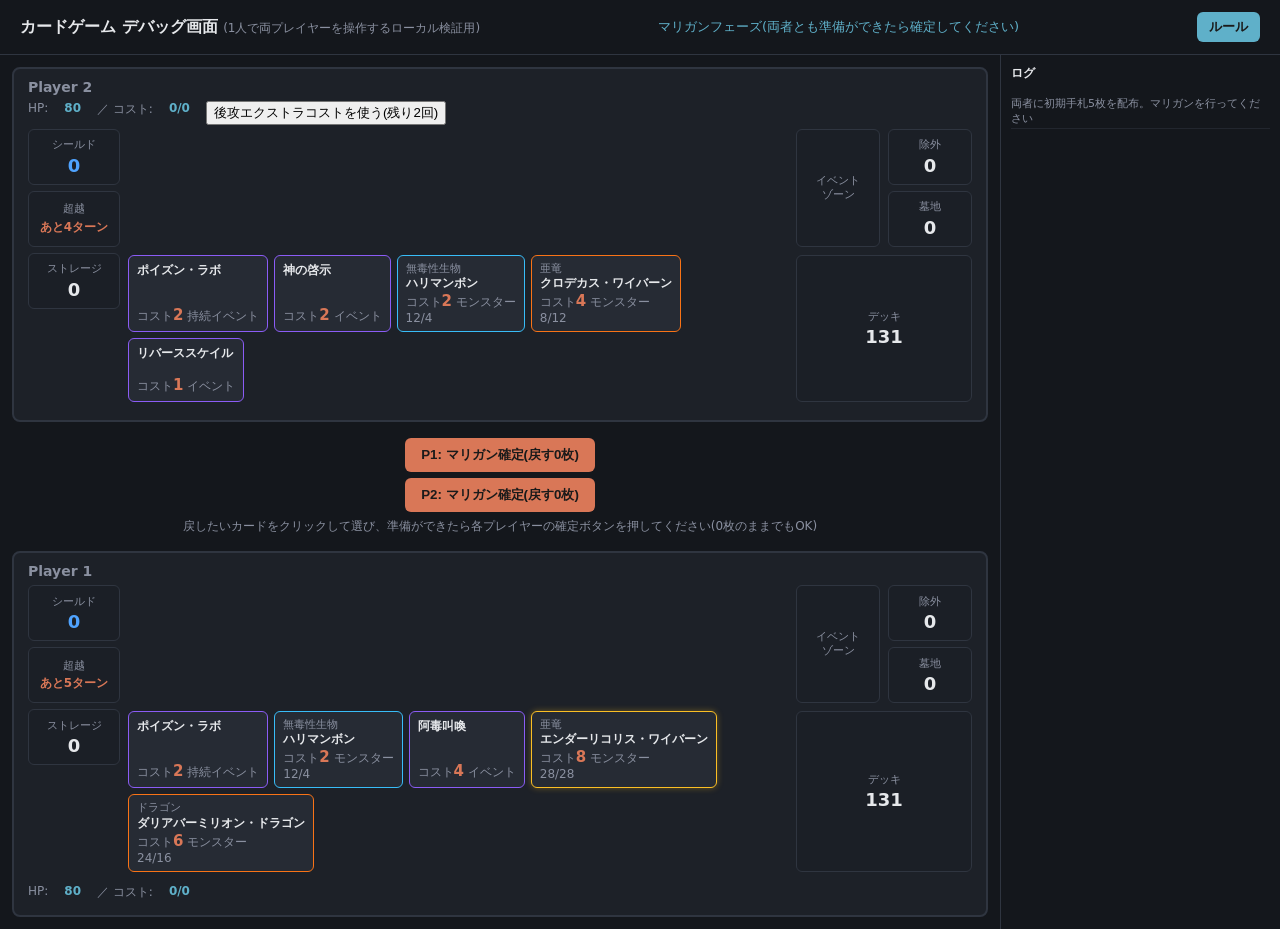
<file: ui/index.html>
<!DOCTYPE html>
<html lang="ja">
<head>
<meta charset="UTF-8" />
<meta name="viewport" content="width=device-width, initial-scale=1.0" />
<title>カードゲーム デバッグ画面</title>
<link rel="stylesheet" href="style.css" />
</head>
<body class="page-local">
  <header>
    <h1>カードゲーム デバッグ画面 <span class="sub">(1人で両プレイヤーを操作するローカル検証用)</span></h1>
    <div id="turn-info"></div>
    <button class="btn-open-rules">ルール</button>
  </header>

  <main>
    <section class="player-area" id="area-p2">
      <h2>Player 2</h2>
      <div class="mini-stats" id="stats-p2"></div>
      <div class="board-layout">
        <div class="side-col left-col">
          <div class="zone-box shield-box">
            <div class="zone-label">シールド</div>
            <div class="zone-value shield-value" id="shield-value-p2">0</div>
          </div>
          <div class="zone-box transcend-box" id="transcend-box-p2">
            <div class="zone-label">超越</div>
            <div class="zone-value" id="transcend-value-p2">-</div>
          </div>
          <div class="zone-box clickable-zone" id="storage-zone-p2">
            <div class="zone-label">ストレージ</div>
            <div class="zone-value" id="storage-count-p2">0</div>
          </div>
        </div>
        <div class="board-row" id="board-p2"></div>
        <div class="zone-box event-zone-box" id="event-zone-p2">
          <div class="zone-label">イベント<br />ゾーン</div>
        </div>
        <div class="side-col right-stack">
          <div class="zone-box clickable-zone" id="exile-zone-p2">
            <div class="zone-label">除外</div>
            <div class="zone-value" id="exile-count-p2">0</div>
          </div>
          <div class="zone-box clickable-zone" id="graveyard-zone-p2">
            <div class="zone-label">墓地</div>
            <div class="zone-value" id="graveyard-count-p2">0</div>
          </div>
        </div>
        <div class="hand-row" id="hand-p2"></div>
        <div class="zone-box clickable-zone deck-zone-box" id="deck-zone-p2">
          <div class="zone-label">デッキ</div>
          <div class="zone-value" id="deck-count-p2">0</div>
        </div>
      </div>
    </section>

    <section class="controls">
      <button id="btn-mulligan-p1" style="display:none;">P1: マリガン確定</button>
      <button id="btn-mulligan-p2" style="display:none;">P2: マリガン確定</button>
      <button id="btn-end-turn">ターン終了</button>
      <button id="btn-confirm-keep" style="display:none;">選択を確定(未選択なら「何も残さない」)</button>
      <button id="btn-attack-face" disabled>選択中のモンスターでプレイヤーへ直接攻撃</button>
      <button id="btn-cancel-select">選択解除</button>
      <div id="selection-info"></div>
    </section>

    <section class="player-area" id="area-p1">
      <h2>Player 1</h2>
      <div class="board-layout">
        <div class="side-col left-col">
          <div class="zone-box shield-box">
            <div class="zone-label">シールド</div>
            <div class="zone-value shield-value" id="shield-value-p1">0</div>
          </div>
          <div class="zone-box transcend-box" id="transcend-box-p1">
            <div class="zone-label">超越</div>
            <div class="zone-value" id="transcend-value-p1">-</div>
          </div>
          <div class="zone-box clickable-zone" id="storage-zone-p1">
            <div class="zone-label">ストレージ</div>
            <div class="zone-value" id="storage-count-p1">0</div>
          </div>
        </div>
        <div class="board-row" id="board-p1"></div>
        <div class="zone-box event-zone-box" id="event-zone-p1">
          <div class="zone-label">イベント<br />ゾーン</div>
        </div>
        <div class="side-col right-stack">
          <div class="zone-box clickable-zone" id="exile-zone-p1">
            <div class="zone-label">除外</div>
            <div class="zone-value" id="exile-count-p1">0</div>
          </div>
          <div class="zone-box clickable-zone" id="graveyard-zone-p1">
            <div class="zone-label">墓地</div>
            <div class="zone-value" id="graveyard-count-p1">0</div>
          </div>
        </div>
        <div class="hand-row" id="hand-p1"></div>
        <div class="zone-box clickable-zone deck-zone-box" id="deck-zone-p1">
          <div class="zone-label">デッキ</div>
          <div class="zone-value" id="deck-count-p1">0</div>
        </div>
      </div>
      <div class="mini-stats" id="stats-p1"></div>
    </section>
  </main>

  <aside id="log-panel">
    <h3>ログ</h3>
    <div id="log-content"></div>
  </aside>

  <div id="zone-modal-overlay" style="display:none;">
    <div id="zone-modal">
      <div id="zone-modal-header">
        <span id="zone-modal-title"></span>
        <button id="zone-modal-close">閉じる</button>
      </div>
      <div id="zone-modal-content"></div>
    </div>
  </div>

  <!-- 効果対象の選択専用モーダル(イベントカード・モンスター効果どちらの対象選択にも共通で使用)。
       zone-modal-overlayと同じ「画面中央に固定表示」の見た目にした上で、
       「今、効果対象を選択中です」と常時わかるバッジ・明滅する外枠を付けている -->
  <div id="picker-modal-overlay" style="display:none;">
    <div id="picker-modal-box">
      <div id="picker-modal-header">
        <div id="picker-modal-badge">🎯 対象を選択してください</div>
        <div id="picker-modal-header-row">
          <span id="picker-modal-title"></span>
          <button id="picker-modal-cancel">キャンセル</button>
        </div>
      </div>
      <div id="picker-modal-list"></div>
    </div>
  </div>

  <div id="rules-modal-overlay" style="display:none;">
    <div id="rules-modal">
      <div id="rules-modal-header">
        <button id="btn-close-rules">✕ 閉じる</button>
        <span class="rules-modal-title">ルール説明</span>
      </div>
      <div id="rules-modal-content"></div>
    </div>
  </div>

  <script type="module" src="app.js"></script>
</body>
</html>
</file>
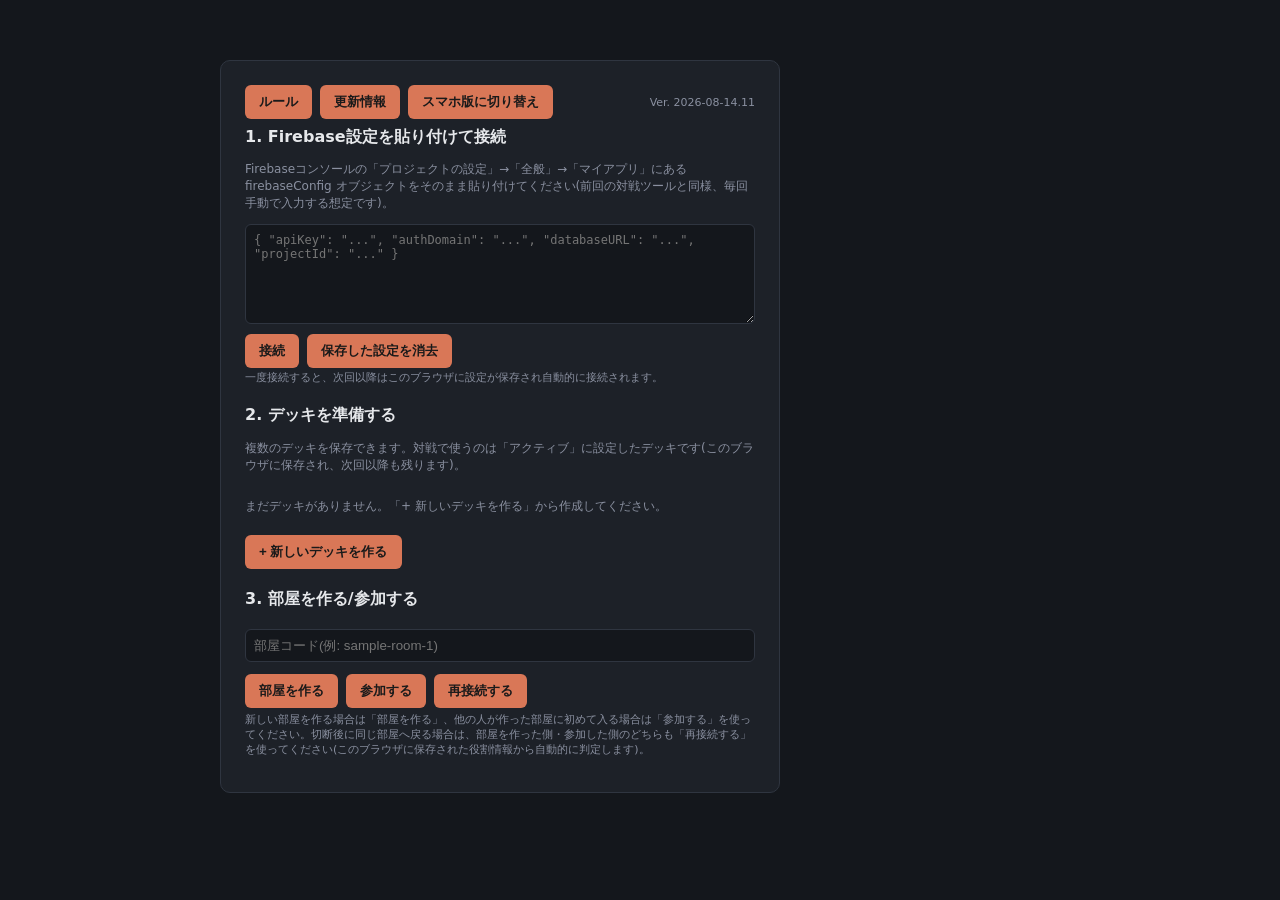
<file: ui/online.html>
<!DOCTYPE html>
<html lang="ja">
<head>
<meta charset="UTF-8" />
<meta name="viewport" content="width=device-width, initial-scale=1.0" />
<title>カードゲーム オンライン対戦</title>
<link rel="stylesheet" href="style.css" />
<style>
  #setup-screen {
    max-width: 560px;
    margin: 60px auto;
    padding: 24px;
    background: var(--panel);
    border: 1px solid var(--border);
    border-radius: 10px;
  }
  #setup-screen h2 { margin-top: 0; font-size: 16px; }
  #setup-screen textarea {
    width: 100%;
    min-height: 100px;
    background: #14171c;
    color: var(--text);
    border: 1px solid var(--border);
    border-radius: 6px;
    padding: 8px;
    font-family: monospace;
    font-size: 12px;
  }
  #setup-screen input[type="text"] {
    width: 100%;
    padding: 8px;
    background: #14171c;
    color: var(--text);
    border: 1px solid var(--border);
    border-radius: 6px;
    margin: 6px 0;
  }
  #setup-screen .row { display: flex; gap: 8px; margin-top: 6px; }
  #setup-screen button {
    background: var(--accent);
    border: none;
    color: #1a1a1a;
    font-weight: 600;
    padding: 8px 14px;
    border-radius: 6px;
    cursor: pointer;
  }
  #setup-status { font-size: 12px; color: var(--muted); margin-top: 8px; white-space: pre-wrap; }
  #game-screen { display: none; }
  .hidden-hand-card {
    border: 1px solid var(--border);
    border-radius: 6px;
    background: repeating-linear-gradient(45deg, #262b34, #262b34 6px, #2c323d 6px, #2c323d 12px);
    min-height: 64px;
  }

  #deck-screen { display: none; max-width: 900px; margin: 30px auto; padding: 20px; }
  #deck-screen h2 { font-size: 16px; }

  #deck-list { display: flex; flex-direction: column; gap: 6px; margin-top: 8px; }
  .deck-row {
    display: flex;
    flex-direction: column;
    gap: 6px;
    padding: 8px 10px;
    background: var(--panel);
    border: 1px solid var(--border);
    border-radius: 6px;
  }
  .deck-row.active { border-color: var(--accent); }
  .deck-row-top { display: flex; align-items: center; gap: 8px; }
  .deck-row-bottom { display: flex; align-items: center; gap: 10px; flex-wrap: wrap; }
  .deck-row .deck-name {
    font-weight: 700;
    font-size: 15px;
    white-space: nowrap;
    overflow: hidden;
    text-overflow: ellipsis;
  }
  .deck-row .deck-meta { color: var(--muted); font-size: 11px; }
  .deck-row .deck-meta.ng { color: var(--danger); }
  .deck-row button {
    background: var(--accent2);
    border: none;
    color: #1a1a1a;
    padding: 4px 8px;
    border-radius: 4px;
    cursor: pointer;
    font-size: 11px;
  }
  .deck-row button.danger { background: var(--danger); }
  .deck-row .active-badge {
    background: var(--accent);
    color: #1a1a1a;
    font-size: 10px;
    font-weight: 700;
    padding: 2px 6px;
    border-radius: 10px;
    flex-shrink: 0;
  }
  .deck-row .deck-theme-badge {
    background: var(--panel2, #262b34);
    border: 1px solid var(--border);
    color: var(--muted);
    font-size: 10px;
    font-weight: 700;
    padding: 2px 6px;
    border-radius: 10px;
    flex-shrink: 0;
  }
  #deck-summary {
    position: sticky;
    top: 0;
    background: var(--bg);
    padding: 10px 0;
    display: flex;
    align-items: center;
    gap: 12px;
    border-bottom: 1px solid var(--border);
    margin-bottom: 10px;
    z-index: 5;
  }
  #deck-summary .count { font-size: 20px; font-weight: 700; }
  #deck-summary .count.ok { color: var(--good); }
  #deck-summary .count.ng { color: var(--danger); }
  #deck-summary button {
    background: var(--accent);
    border: none;
    color: #1a1a1a;
    font-weight: 600;
    padding: 8px 14px;
    border-radius: 6px;
    cursor: pointer;
  }
  #deck-summary button:disabled { opacity: 0.4; cursor: not-allowed; }
  #deck-builder-columns {
    display: flex;
    gap: 16px;
    align-items: flex-start;
  }
  #deck-builder-main { flex: 1; min-width: 0; }
  #deck-builder-side {
    width: 220px;
    flex-shrink: 0;
    position: sticky;
    top: 12px;
    background: #1b1f27;
    border: 1px solid var(--border);
    border-radius: 8px;
    padding: 10px;
    max-height: 70vh;
    overflow-y: auto;
  }
  .deck-side-heading {
    font-size: 12px;
    color: var(--muted);
    margin: 0 0 8px;
    font-weight: 600;
  }
  .deck-current-empty { color: var(--muted); font-size: 12px; padding: 8px 0; }
  .deck-current-row {
    display: flex;
    align-items: center;
    gap: 6px;
    padding: 5px 4px;
    border-bottom: 1px solid var(--border);
    cursor: pointer;
    font-size: 12px;
  }
  .deck-current-row:hover { background: rgba(255,255,255,0.05); }
  .deck-current-row .dcr-cost { flex-shrink: 0; }
  .deck-current-row .dcr-name { flex: 1; overflow: hidden; text-overflow: ellipsis; white-space: nowrap; }
  .deck-current-row .dcr-count { color: var(--accent2); font-weight: 700; flex-shrink: 0; }
  #deck-card-list {
    display: grid;
    grid-template-columns: repeat(auto-fill, minmax(150px, 1fr));
    gap: 8px;
  }
  #deck-special-list {
    display: grid;
    grid-template-columns: repeat(auto-fill, minmax(150px, 1fr));
    gap: 8px;
  }
  .deck-card.special-summon-only { opacity: 0.85; }
  .special-summon-only-label { color: var(--muted); font-size: 10px; margin-top: 4px; line-height: 1.4; }
  .deck-card {
    border: 1px solid var(--border);
    border-radius: 6px;
    padding: 8px;
    background: #262b34;
    font-size: 12px;
    position: relative; /* ツールチップの基準位置にする */
  }
  @media (max-width: 720px) {
    #deck-builder-columns { flex-direction: column; }
    #deck-builder-side { width: 100%; position: static; max-height: none; }
  }
  .deck-card .name { font-weight: 600; margin-bottom: 2px; }
  .deck-card .meta { color: var(--muted); font-size: 11px; margin-bottom: 6px; }
  .deck-card .qty-row { display: flex; align-items: center; gap: 8px; justify-content: center; }
  .deck-card .qty-row button {
    background: var(--accent2);
    border: none;
    color: #1a1a1a;
    width: 22px;
    height: 22px;
    border-radius: 4px;
    cursor: pointer;
    font-weight: 700;
  }
  .deck-card .qty-row button:disabled { opacity: 0.3; cursor: not-allowed; }
  /* コスト帯・カード種別による枠色(汎用・テーマ系の区別はやめ、全カード共通にする) */
  .deck-card.event { border-color: #1795c9; }     /* イベント(青) */
  .deck-card.tier-low { border-color: #22c58f; }  /* 低コスト(緑) */
  .deck-card.tier-mid { border-color: #d4c722; }  /* 中コスト(黄) */
  .deck-card.tier-high { border-color: #e0392a; box-shadow: 0 0 6px rgba(224, 57, 42, 0.35); } /* 高コスト(赤) */

  .deck-card .cost-num { color: var(--accent); font-weight: 800; font-size: 1.25em; }
  .deck-card:hover .card-effect-tooltip { opacity: 1; }
  .deck-errors { color: var(--danger); font-size: 12px; margin-top: 10px; white-space: pre-wrap; }

  #deck-theme-tabs { display: flex; gap: 6px; margin-bottom: 10px; flex-wrap: wrap; }
  #deck-theme-tabs button {
    background: var(--panel);
    border: 1px solid var(--border);
    color: var(--muted);
    padding: 6px 12px;
    border-radius: 999px;
    cursor: pointer;
    font-size: 12px;
    font-weight: 600;
  }
  #deck-theme-tabs button.active { background: var(--accent); color: #1a1a1a; border-color: var(--accent); }
  #deck-theme-tabs button .theme-count { opacity: 0.75; font-weight: 400; margin-left: 4px; }
  .deck-theme-locked {
    display: inline-block;
    background: var(--panel);
    border: 1px solid var(--border);
    color: var(--muted);
    padding: 6px 12px;
    border-radius: 999px;
    font-size: 12px;
    font-weight: 600;
  }
  #deck-theme-hint { font-size: 11px; color: var(--muted); margin: -4px 0 10px; }
</style>
</head>
<body class="page-online">
  <div id="setup-screen">
    <div class="home-header-row">
      <div class="home-header-buttons">
        <button class="btn-open-rules">ルール</button>
        <button class="btn-open-patchnotes">更新情報</button>
        <button class="btn-toggle-view-mode">スマホ版に切り替え</button>
      </div>
      <p id="app-version-label" style="font-size:11px;color:var(--muted);margin:0;">Ver. -</p>
    </div>
    <h2>1. Firebase設定を貼り付けて接続</h2>
    <p style="font-size:12px;color:var(--muted);">Firebaseコンソールの「プロジェクトの設定」→「全般」→「マイアプリ」にある firebaseConfig オブジェクトをそのまま貼り付けてください(前回の対戦ツールと同様、毎回手動で入力する想定です)。</p>
    <textarea id="firebase-config-input" placeholder='{ "apiKey": "...", "authDomain": "...", "databaseURL": "...", "projectId": "..." }'></textarea>
    <div class="row">
      <button id="btn-connect">接続</button>
      <button id="btn-forget-firebase-config">保存した設定を消去</button>
    </div>
    <p style="font-size:11px;color:var(--muted);margin-top:2px;">一度接続すると、次回以降はこのブラウザに設定が保存され自動的に接続されます。</p>

    <h2 style="margin-top:20px;">2. デッキを準備する</h2>
    <p style="font-size:12px;color:var(--muted);">複数のデッキを保存できます。対戦で使うのは「アクティブ」に設定したデッキです(このブラウザに保存され、次回以降も残ります)。</p>
    <div id="deck-list"></div>
    <div class="row" style="margin-top:8px;">
      <button id="btn-new-deck">+ 新しいデッキを作る</button>
    </div>

    <h2 style="margin-top:20px;">3. 部屋を作る/参加する</h2>
    <input type="text" id="room-code-input" placeholder="部屋コード(例: sample-room-1)" disabled />
    <div class="row">
      <button id="btn-create-room" disabled>部屋を作る</button>
      <button id="btn-join-room" disabled>参加する</button>
      <button id="btn-reconnect-room" disabled>再接続する</button>
    </div>
    <p style="font-size:11px;color:var(--muted);margin-top:4px;">
      新しい部屋を作る場合は「部屋を作る」、他の人が作った部屋に初めて入る場合は「参加する」を使ってください。切断後に同じ部屋へ戻る場合は、部屋を作った側・参加した側のどちらも「再接続する」を使ってください(このブラウザに保存された役割情報から自動的に判定します)。
    </p>
    <div id="setup-status"></div>
  </div>

  <div id="deck-screen">
    <div style="display:flex; justify-content:flex-end; margin-bottom:4px;">
      <button class="btn-open-patchnotes">更新情報</button>
    </div>
    <h2>
      <input type="text" id="deck-name-input" placeholder="デッキ名" style="font-size:16px;background:transparent;border:none;border-bottom:1px solid var(--border);color:var(--text);padding:2px 4px;width:240px;" />
      (40枚ちょうど)
    </h2>
    <div id="deck-summary">
      <span class="count" id="deck-count">0/40</span>
      <button id="btn-deck-save" disabled>保存してホームに戻る</button>
      <button id="btn-deck-cancel">キャンセル</button>
    </div>
    <div id="deck-theme-tabs"></div>
    <p id="deck-theme-hint">テーマはデッキ作成時に1つだけ選び、以後そのデッキでは変更できません。別のテーマで組みたい場合は「+ 新しいデッキを作る」から新規に作成してください。</p>
    <div id="deck-builder-columns">
      <div id="deck-builder-main">
        <div id="deck-card-list"></div>
      </div>
      <div id="deck-builder-side">
        <h3 class="deck-side-heading">現在のデッキ(クリックで1枚減らせます)</h3>
        <div id="deck-current-list"></div>
      </div>
    </div>
    <div class="deck-errors" id="deck-errors"></div>
    <h3 class="deck-side-heading" id="deck-special-heading" style="margin-top:22px;">
      参考: カード効果でのみ場に出るカード(デッキには入れられません)
    </h3>
    <div id="deck-special-list"></div>
  </div>

  <div id="game-screen">
    <header>
      <h1>カードゲーム オンライン対戦 <span class="sub" id="my-role-label"></span></h1>
      <div id="turn-info"></div>
      <div id="header-end-game-controls">
        <button class="btn-open-rules">ルール</button>
        <button class="btn-open-patchnotes">更新情報</button>
        <button class="btn-toggle-view-mode">スマホ版に切り替え</button>
        <button id="btn-toggle-log">ログ</button>
        <button id="btn-end-game">ゲームを終了する</button>
        <button id="btn-end-game-confirm" style="display:none;">本当に終了する(部屋のデータを削除します)</button>
      </div>
    </header>

    <main>
      <section class="player-area" id="area-opponent">
        <h2 id="opponent-label">相手</h2>
        <div class="mini-stats" id="stats-opponent"></div>
        <div class="board-layout mirrored">
          <div class="side-col left-col">
            <div class="zone-box shield-box">
              <div class="zone-label">シールド</div>
              <div class="zone-value shield-value" id="shield-value-opponent">0</div>
            </div>
            <div class="zone-box hp-box">
              <div class="zone-label">HP</div>
              <div class="zone-value" id="hp-value-opponent">0</div>
            </div>
            <div class="zone-box transcend-box" id="transcend-box-opponent">
              <div class="zone-label">超越</div>
              <div class="zone-value" id="transcend-value-opponent">-</div>
            </div>
            <div class="zone-box clickable-zone" id="storage-zone-opponent">
              <div class="zone-label">ストレージ</div>
              <div class="zone-value" id="storage-count-opponent">0</div>
            </div>
            <div class="zone-link exile-mini-link" id="exile-zone-opponent">除外 <span id="exile-count-opponent">0</span></div>
          </div>
          <div class="board-row" id="board-opponent"></div>
          <div class="zone-box event-zone-box" id="event-zone-opponent">
            <div class="zone-label">イベント<br />ゾーン</div>
          </div>
          <div class="side-col right-stack">
            <div class="zone-box cost-box">
              <div class="zone-label">コスト</div>
              <div class="zone-value" id="cost-value-opponent">0/0</div>
            </div>
            <div class="zone-box clickable-zone" id="graveyard-zone-opponent">
              <div class="zone-label">墓地</div>
              <div class="zone-value" id="graveyard-count-opponent">0</div>
            </div>
          </div>
          <div class="hand-row" id="hand-opponent"></div>
          <div class="zone-box clickable-zone deck-zone-box" id="deck-zone-opponent">
            <div class="zone-label">デッキ</div>
            <div class="zone-value" id="deck-count-opponent">0</div>
          </div>
        </div>
      </section>

      <section class="controls">
        <button id="btn-mulligan-me" style="display:none;">マリガン確定</button>
        <button id="btn-confirm-keep" style="display:none;">選択を確定(未選択なら「何も残さない」)</button>
        <button id="btn-return-home" style="display:none;">ホーム画面に戻る</button>
        <div id="selection-info"></div>
      </section>

      <section class="player-area" id="area-me">
        <h2 id="me-label">自分</h2>
        <div class="board-layout">
          <div class="side-col left-col">
            <div class="zone-box shield-box">
              <div class="zone-label">シールド</div>
              <div class="zone-value shield-value" id="shield-value-me">0</div>
            </div>
            <div class="zone-box hp-box">
              <div class="zone-label">HP</div>
              <div class="zone-value" id="hp-value-me">0</div>
            </div>
            <div class="zone-box transcend-box" id="transcend-box-me">
              <div class="zone-label">超越</div>
              <div class="zone-value" id="transcend-value-me">-</div>
            </div>
            <div class="zone-box clickable-zone" id="storage-zone-me">
              <div class="zone-label">ストレージ</div>
              <div class="zone-value" id="storage-count-me">0</div>
            </div>
            <div class="zone-link exile-mini-link" id="exile-zone-me">除外 <span id="exile-count-me">0</span></div>
          </div>
          <div class="board-row" id="board-me"></div>
          <div class="zone-box event-zone-box" id="event-zone-me">
            <div class="zone-label">イベント<br />ゾーン</div>
          </div>
          <div class="side-col right-stack">
            <div class="zone-box cost-box">
              <div class="zone-label">コスト</div>
              <div class="zone-value" id="cost-value-me">0/0</div>
            </div>
            <div class="zone-box clickable-zone" id="graveyard-zone-me">
              <div class="zone-label">墓地</div>
              <div class="zone-value" id="graveyard-count-me">0</div>
            </div>
          </div>
          <div class="hand-row" id="hand-me"></div>
          <div class="zone-box clickable-zone deck-zone-box" id="deck-zone-me">
            <div class="zone-label">デッキ</div>
            <div class="zone-value" id="deck-count-me">0</div>
          </div>
          <button id="btn-end-turn" class="turn-action-btn">ターン終了</button>
        </div>
        <div class="mini-stats" id="stats-me"></div>
      </section>
    </main>

    <aside id="log-panel">
      <h3>ログ</h3>
      <div id="log-content"></div>
    </aside>
  </div>

  <div id="zone-modal-overlay" style="display:none;">
    <div id="zone-modal">
      <div id="zone-modal-header">
        <span id="zone-modal-title"></span>
        <button id="zone-modal-close">閉じる</button>
      </div>
      <div id="zone-modal-content"></div>
    </div>
  </div>

  <!-- 効果対象の選択専用モーダル(イベントカード・モンスター効果どちらの対象選択にも共通で使用)。
       zone-modal-overlayと同じ「画面中央に固定表示」の見た目にした上で、
       「今、効果対象を選択中です」と常時わかるバッジ・明滅する外枠を付けている -->
  <div id="picker-modal-overlay" style="display:none;">
    <div id="picker-modal-box">
      <div id="picker-modal-header">
        <div id="picker-modal-badge">🎯 対象を選択してください</div>
        <div id="picker-modal-header-row">
          <span id="picker-modal-title"></span>
          <button id="picker-modal-cancel">キャンセル</button>
        </div>
      </div>
      <div id="picker-modal-list"></div>
    </div>
  </div>

  <div id="rules-modal-overlay" style="display:none;">
    <div id="rules-modal">
      <div id="rules-modal-header">
        <button id="btn-close-rules">✕ 閉じる</button>
        <span class="rules-modal-title">ルール説明</span>
      </div>
      <div id="rules-modal-content"></div>
    </div>
  </div>

  <div id="patch-modal-overlay" style="display:none;">
    <div id="patch-modal">
      <div id="patch-modal-header">
        <button id="btn-close-patchnotes">✕ 閉じる</button>
        <span class="patch-modal-title">更新情報(カード変更履歴)</span>
      </div>
      <div id="patch-modal-content"></div>
    </div>
  </div>

  <script type="module" src="online-app.js"></script>
</body>
</html>
</file>
<file: ui/style.css>
:root {
  --bg: #14171c;
  --panel: #1d2128;
  --border: #2f3540;
  --text: #e6e8eb;
  --muted: #8a90a0;
  --accent: #d97757;
  --accent2: #5fb0c9;
  --danger: #e06565;
  --good: #6fbf73;
  --select-glow: #ff3ec8; /* 選択中カード・対象選択モーダルを強調するための専用色(既存の枠色と被らない色にする) */
  /* カード枠色(コスト帯・カード種別ごと。コストが上がるほど「強そう」に見えるよう寒色→暖色→金の順に配色) */
  --tier-event: #8b5cf6;
  --tier-low: #38bdf8;
  --tier-mid: #f97316;
  --tier-high: #fbbf24;
}

* { box-sizing: border-box; }

body {
  margin: 0;
  font-family: "Hiragino Sans", "Noto Sans JP", system-ui, sans-serif;
  background: var(--bg);
  color: var(--text);
  display: grid;
  grid-template-rows: auto 1fr;
  grid-template-columns: 1fr 280px;
  min-height: 100vh;
}

header {
  grid-column: 1 / -1;
  padding: 12px 20px;
  border-bottom: 1px solid var(--border);
  display: flex;
  flex-wrap: wrap;
  justify-content: space-between;
  align-items: center;
  gap: 6px;
}
header h1 { font-size: 16px; margin: 0; font-weight: 600; }
header .sub { color: var(--muted); font-weight: 400; font-size: 12px; }
#turn-info { font-size: 13px; color: var(--accent2); }

/* 「ゲームを終了する」はターン終了ボタンと間違えて押されないよう、中央から離した右上に配置する */
#header-end-game-controls {
  display: flex;
  flex-wrap: wrap;
  gap: 6px;
}
#header-end-game-controls button {
  font-size: 11px;
  padding: 5px 10px;
  border-radius: 5px;
  border: 1px solid var(--border);
  background: transparent;
  color: var(--muted);
  cursor: pointer;
  white-space: nowrap; /* ボタン内テキストが1文字ずつ縦に折り返されるのを防ぐ */
}
#header-end-game-controls button:hover {
  border-color: var(--danger);
  color: var(--danger);
}
#header-end-game-controls #btn-end-game-confirm {
  background: var(--danger);
  border-color: var(--danger);
  color: #fff;
}
#header-end-game-controls #btn-end-game-confirm:hover {
  opacity: 0.85;
  color: #fff;
}

/* ホーム画面(setup-screen)のヘッダーボタン行。以前はHTML内のインラインstyleで
   display:flexのみ指定しており、flex-wrapが無かったため、狭い画面幅では
   ボタンが際限なく縮んで文字が1文字ずつ縦に折り返される不具合があった
   (2026/08/21修正。header-end-game-controlsと同じ原因・同じ対処) */
.home-header-row {
  display: flex;
  flex-wrap: wrap;
  justify-content: space-between;
  align-items: center;
  gap: 8px;
  margin-bottom: 8px;
}
.home-header-buttons {
  display: flex;
  flex-wrap: wrap;
  gap: 8px;
}
.home-header-buttons button { white-space: nowrap; }

main {
  display: flex;
  flex-direction: column;
  gap: 10px;
  padding: 12px;
  overflow-y: auto;
}

.player-area {
  background: var(--panel);
  border: 2px solid var(--border);
  border-radius: 8px;
  padding: 10px 14px;
  transition: border-color 0.15s, box-shadow 0.15s;
}
.player-area h2 { margin: 0 0 6px; font-size: 14px; color: var(--muted); }

/* 現在ターン中のプレイヤーの盤面を色付きの枠線でわかりやすくする */
.player-area.active-turn {
  border-color: var(--good);
  box-shadow: 0 0 0 1px var(--good);
}
.player-area.active-turn h2 {
  color: var(--good);
}
.player-area.active-turn h2::after {
  content: "● 手番";
  margin-left: 6px;
  font-size: 11px;
  font-weight: 700;
}

.mini-stats {
  display: flex;
  gap: 16px;
  font-size: 12px;
  color: var(--muted);
  margin: 4px 0;
}
.mini-stats b { color: var(--accent2); }

/* 盤面レイアウト: 左列(シールド/HP/超越/ストレージ/除外) - 中央(場/手札) -
   イベントゾーン - 右列(コスト/墓地) - デッキ(中央〜右をまたぐ) - ターン終了ボタン(自分側のみ) */
.board-layout {
  display: grid;
  grid-template-columns: 92px 1fr 84px 84px;
  grid-template-rows: auto auto auto;
  gap: 8px;
}
.left-col {
  grid-column: 1;
  grid-row: 1 / 3;
}
.board-row {
  grid-column: 2;
  grid-row: 1;
  display: grid;
  grid-template-columns: repeat(4, 1fr);
  gap: 6px;
}
.hand-row {
  grid-column: 2;
  grid-row: 2;
  display: flex;
  flex-wrap: wrap;
  gap: 6px;
  align-content: flex-start;
  position: relative; /* 直接攻撃ヒント表示の基準位置にする */
  min-height: 64px; /* 手札が少ない/0枚でも、場(カード1枚分)と同じくらいの高さを常に確保し、クリックしやすくする */
}
.event-zone-box {
  grid-column: 3;
  grid-row: 1;
}
.right-stack {
  grid-column: 4;
  grid-row: 1;
}
.deck-zone-box {
  grid-column: 3 / 5;
  grid-row: 2;
}
/* 相手側は自分側と鏡写しにするため、場/手札(および付随するイベントゾーン・右列・デッキ)の行を入れ替える */
.board-layout.mirrored .board-row { grid-row: 2; }
.board-layout.mirrored .hand-row { grid-row: 1; }
.board-layout.mirrored .event-zone-box { grid-row: 2; }
.board-layout.mirrored .right-stack { grid-row: 2; }
.board-layout.mirrored .deck-zone-box { grid-row: 1; }

/* 手札ゾーンに攻撃対象としてのヒント表示を出す(モンスター選択中、相手の手札ゾーンをクリックで直接攻撃) */
.hand-row.attack-target-hint {
  outline: 2px dashed var(--danger);
  outline-offset: 2px;
  cursor: pointer;
}
.hand-row.attack-target-hint::after {
  content: "プレイヤーへ直接攻撃";
  position: absolute;
  inset: 0;
  display: flex;
  align-items: center;
  justify-content: center;
  background: rgba(224, 101, 101, 0.15);
  color: var(--danger);
  font-weight: 700;
  font-size: 13px;
  pointer-events: none;
}

/* デッキの下に配置するターン終了ボタン(デッキと同程度の大きさ・見た目) */
.turn-action-btn {
  grid-column: 3 / 5;
  grid-row: 3;
  width: 100%;
  min-height: 56px;
  border: 1px solid var(--border);
  border-radius: 6px;
  background: var(--accent);
  color: #1a1a1a;
  font-weight: 700;
  font-size: 14px;
  cursor: pointer;
}
.turn-action-btn:disabled {
  background: #262b34;
  color: var(--muted);
  border-color: var(--border);
  cursor: default;
}

.side-col {
  display: flex;
  flex-direction: column;
  gap: 6px;
  height: 100%;
}

.zone-box {
  border: 1px solid var(--border);
  border-radius: 6px;
  background: #1b1f26;
  padding: 6px 8px;
  text-align: center;
  min-height: 56px;
  display: flex;
  flex-direction: column;
  align-items: center;
  justify-content: center;
}
.zone-box .zone-label {
  font-size: 11px;
  color: var(--muted);
  line-height: 1.3;
}
.zone-box .zone-value {
  font-size: 18px;
  font-weight: 700;
  margin-top: 2px;
}
.zone-box.shield-box .shield-value {
  color: #4fa3ff; /* シールドはプレイヤーへのダメージに直結するため、他の数字と違う青系で強調 */
}
.zone-box.hp-box .zone-value {
  color: var(--good); /* HPは緑系で表示 */
}
.zone-box.cost-box .zone-value {
  color: var(--accent); /* コストはカード上の表記と揃えてアクセントカラーで表示 */
}
.zone-box.transcend-box .zone-value {
  font-size: 12px;
  color: var(--accent);
}
.zone-box.transcend-box.available .zone-value {
  color: var(--good);
  font-weight: 700;
}
.zone-box.transcend-box.selecting {
  border-color: var(--good);
  box-shadow: 0 0 0 1px var(--good);
  background: rgba(111, 191, 115, 0.12);
}
.zone-box.clickable-zone {
  cursor: pointer;
  transition: border-color 0.1s;
}
.zone-box.clickable-zone:hover {
  border-color: var(--accent2);
}
.event-zone-box {
  color: var(--accent2);
}
.event-zone-box.occupied {
  align-items: stretch;
  justify-content: flex-start;
  padding: 4px;
}
.event-zone-box .event-zone-card {
  cursor: default;
  min-height: 0;
  padding: 4px 6px;
  font-size: 10px;
  border-color: var(--tier-event);
}
.event-zone-box .event-zone-card .name {
  font-size: 11px;
  line-height: 1.3;
}
/* 除外:ほぼゲームに関与しないため、他ゾーンのような大きな枠は使わず、
   墓地等と同様にクリックで中身を確認できる小さいテキストリンクとして表示する */
.exile-mini-link {
  font-size: 12px;
  text-align: center;
  padding: 2px 0;
}

.card {
  border: 1px solid var(--border);
  border-radius: 6px;
  padding: 6px 8px;
  font-size: 12px;
  background: #262b34;
  cursor: pointer;
  min-height: 64px;
  display: flex;
  flex-direction: column;
  justify-content: space-between;
  transition: border-color 0.1s;
  position: relative; /* ツールチップの基準位置にする */
}
.card:hover { border-color: var(--accent2); }
/* 「選択中」の表示は、コスト帯(tier-low/mid/high)や状態(transcend-candidate等)の
   枠色と同じ「border-color」を取り合っていたため、他の色付き枠と組み合わさると
   選択中かどうか非常にわかりにくくなっていた(2026/08/12修正)。
   そこで選択中の強調は既存のborder-colorとは競合しない外側のoutline+box-shadowに
   分離し、専用色でゆっくり明滅させることで、他の枠色と共存しても常に判別できるようにした */
.card.selected {
  outline: 3px solid var(--select-glow);
  outline-offset: 3px;
  animation: card-selected-pulse 1s ease-in-out infinite;
}
@keyframes card-selected-pulse {
  0%, 100% { box-shadow: 0 0 0 0 rgba(255, 62, 200, 0.0); }
  50% { box-shadow: 0 0 12px 4px rgba(255, 62, 200, 0.65); }
}
.card.empty-slot { background: transparent; border-style: dashed; color: var(--muted); cursor: default; align-items: center; justify-content: center; }
.card.empty-slot.poisoned-slot {
  border-color: #7a4fb8;
  color: #c9a3ff;
  background: rgba(122, 79, 184, 0.15);
}
.card.event-zone { border-color: var(--tier-event); color: var(--tier-event); font-size: 11px; }
.card .name { font-weight: 600; }
/* .race-line(カードの種類表示)は.card以外の場所(デッキ編集画面の.deck-card等)でも
   使えるよう、.cardスコープに限定しない汎用クラスとして定義する(2026/08/14) */
.race-line {
  font-size: 11px;
  color: var(--muted);
  line-height: 1.2;
}
.card .name.monster-name {
  font-size: 15px;
  font-weight: 800;
  line-height: 1.25;
}
.card .stat-line { color: var(--muted); }
.card .cost-num {
  color: var(--accent);
  font-weight: 800;
  font-size: 1.25em;
}
.card .keywords { color: var(--accent); font-size: 11px; }
.card.event { border-color: var(--tier-event); }
/* コスト帯による枠色(1〜3/4〜7/8,9)。コストが高いほど強そうな印象になるよう寒色→暖色→金の順 */
.card.tier-low { border-color: var(--tier-low); }
.card.tier-mid { border-color: var(--tier-mid); }
.card.tier-high { border-color: var(--tier-high); box-shadow: 0 0 6px rgba(251, 191, 36, 0.35); }
.card.sick { opacity: 0.55; }
/* 超越の選択待ちモード中、対象になりうる自分のモンスターを目立たせる */
.card.transcend-candidate {
  border-color: var(--good);
  box-shadow: 0 0 0 1px var(--good);
}

/* リリース召喚の対象として選択可能なモンスター(クリック/ドラッグ&ドロップ共通) */
.card.release-target {
  border-color: var(--accent);
  box-shadow: 0 0 0 1px var(--accent);
  cursor: pointer;
}

/* ドラッグ中の手札を、ドロップ可能な場所の上に重ねたときのハイライト */
.card.drag-target,
.zone-box.drag-target {
  border-color: var(--accent2);
  box-shadow: 0 0 0 2px var(--accent2);
}

/* ドラッグ可能な手札カードは、つかめることが分かるカーソルにする */
.card[draggable="true"] {
  cursor: grab;
}
.card[draggable="true"]:active {
  cursor: grabbing;
}

/* カード効果のホバーツールチップ(偉人カードゲームと同様の仕様) */
.card-effect-tooltip {
  position: absolute;
  left: 50%;
  bottom: calc(100% + 6px);
  transform: translateX(-50%);
  width: max-content;
  max-width: 220px;
  background: #0f1216;
  border: 1px solid var(--accent2);
  border-radius: 6px;
  padding: 8px 10px;
  font-size: 11px;
  line-height: 1.5;
  color: var(--text);
  white-space: normal;
  z-index: 50;
  opacity: 0;
  pointer-events: none;
  transition: opacity 0.1s;
  box-shadow: 0 4px 12px rgba(0,0,0,0.5);
}
.card:hover .card-effect-tooltip {
  opacity: 1;
}
/* 場(board-row)のツールチップ位置調整(2026/08/14修正: 左端のカードで手札と重なって
   効果文が読めなくなっていた不具合の対応)。
   ①相手の場(mirrored)は真上に相手の手札(hand-row)があるため、上向きに表示すると
   　必ず手札の上に重なって隠れてしまう。相手側だけ下向き表示に切り替える
   ②中央揃え(left:50%)のままだと、一番左・一番右のカードでは吹き出しが画面端や
   　隣接パネル(左列のシールド/超越/ストレージ等)からはみ出しやすいため、
   　両端のカード(data-slot="0"/"3")だけ左揃え・右揃えに変更する */
/* ローカル版(index.html)のみ、相手の場は下向き表示のまま(相手の手札も実物が見えるため、
   上向きだと相手の手札と重なって隠れてしまう)。オンライン版(online.html)は相手の手札が
   非公開(中身のないカード裏面のみ)のため下向きにする必要がなく、それどころか下向きのままだと
   すぐ下にある自分の場のモンスターと重なって読めなくなっていた(2026/08/21修正)。 */
body.page-local .board-layout.mirrored .board-row .card-effect-tooltip {
  bottom: auto;
  top: calc(100% + 6px);
}
.board-row [data-slot="0"] .card-effect-tooltip {
  left: 0;
  transform: none;
}
.board-row [data-slot="3"] .card-effect-tooltip {
  left: auto;
  right: 0;
  transform: none;
}

.controls {
  display: flex;
  flex-direction: column;
  align-items: center;
  gap: 6px;
  padding: 6px 0;
}
.controls button {
  background: var(--accent);
  border: none;
  color: #1a1a1a;
  font-weight: 600;
  padding: 8px 16px;
  border-radius: 6px;
  cursor: pointer;
}
.controls button:disabled { opacity: 0.4; cursor: not-allowed; }
#selection-info { font-size: 12px; color: var(--muted); min-height: 16px; }

#log-panel {
  grid-row: 2;
  grid-column: 2;
  border-left: 1px solid var(--border);
  padding: 10px;
  overflow-y: auto;
  font-size: 11px;
  color: var(--muted);
}
#log-panel h3 { font-size: 12px; color: var(--text); margin-top: 0; }
#log-content div { padding: 2px 0; border-bottom: 1px solid #22262e; }
#log-content strong { font-weight: 600; color: var(--text); }

.winner-banner {
  grid-column: 1 / -1;
  background: var(--good);
  color: #10130f;
  text-align: center;
  padding: 8px;
  font-weight: 700;
}

.zone-link {
  text-decoration: underline dotted;
  cursor: pointer;
  color: var(--accent2);
}
.zone-link:hover { color: var(--accent); }

/* 中身を確認するだけの墓地・デッキ等のモーダルと、効果対象を選択させるpickerモーダルの
   両方に適用する共通の背景オーバーレイ。以前は#picker-modal-overlay側にこのルールが
   適用されておらず、画面中央に固定表示されず、DOM上の位置(相手盤面の横)にそのまま
   表示されてしまい、スクロールしないと見えないことがあった(2026/08/12修正) */
#zone-modal-overlay,
#picker-modal-overlay {
  position: fixed;
  inset: 0;
  background: rgba(0,0,0,0.6);
  display: flex;
  align-items: center;
  justify-content: center;
  z-index: 100;
}
#zone-modal,
#picker-modal-box {
  background: var(--panel);
  border: 1px solid var(--border);
  border-radius: 8px;
  width: min(420px, 90vw);
  max-height: 70vh;
  display: flex;
  flex-direction: column;
}
/* pickerモーダル(効果対象の選択)は、単なる中身確認用のzone-modalと違い、
   「プレイヤーの操作待ち」であることが一目でわかるよう、枠を強調色にして
   ゆっくり明滅させる(対象選択中であることの明示) */
#picker-modal-box {
  border: 2px solid var(--select-glow);
  animation: picker-modal-pulse 1.4s ease-in-out infinite;
}
@keyframes picker-modal-pulse {
  0%, 100% { box-shadow: 0 0 0 0 rgba(255, 62, 200, 0.0); }
  50% { box-shadow: 0 0 14px 3px rgba(255, 62, 200, 0.55); }
}
#zone-modal-header,
#picker-modal-header {
  display: flex;
  justify-content: space-between;
  align-items: center;
  padding: 10px 14px;
  border-bottom: 1px solid var(--border);
  font-weight: 600;
}
#picker-modal-header {
  background: rgba(255, 62, 200, 0.12);
  flex-direction: column;
  align-items: stretch;
  gap: 4px;
}
#picker-modal-header-row {
  display: flex;
  justify-content: space-between;
  align-items: center;
}
#picker-modal-badge {
  font-size: 11px;
  font-weight: 700;
  color: var(--select-glow);
  letter-spacing: 0.02em;
}
#zone-modal-header button,
#picker-modal-header button {
  background: var(--accent);
  border: none;
  color: #1a1a1a;
  padding: 4px 10px;
  border-radius: 4px;
  cursor: pointer;
}
#zone-modal-content {
  padding: 10px 14px;
  overflow-y: auto;
  font-size: 13px;
}
/* 直下の行(1枚ごとのカード)にのみ区切り線を入れる(直接の子要素にのみ適用する
   ">"を使わないと、カード内の種類・効果文などの入れ子divにも線が入ってしまうため) */
#zone-modal-content > div {
  padding: 6px 0;
  border-bottom: 1px solid #22262e;
}
/* デッキ・ストレージ・墓地・除外の中身確認モーダル：種類・ステータス・効果文が
   一目で分かるよう、名前だけの表示から1枚ずつのミニカード表示に変更(2026/08/14) */
.zone-modal-card-head {
  display: flex;
  justify-content: space-between;
  align-items: baseline;
}
.zone-modal-card-name {
  font-weight: 600;
  color: var(--text);
  cursor: help; /* カーソルを合わせると効果ツールチップが出ることが分かるように */
}
.zone-modal-card-meta {
  font-size: 11px;
  color: var(--accent2);
  margin-top: 2px;
}
/* 2026/08/21変更: 効果文は常時表示すると幅を取って確認しづらいとの要望を受け、
   カード名にカーソルを合わせたときだけ表示するツールチップ方式に変更した
   (手札・デッキ構築画面のcard-effect-tooltipと同じ仕組みを流用) */
#zone-modal-content > .zone-modal-card {
  position: relative; /* ツールチップの基準位置にする */
}
.zone-modal-card:hover .card-effect-tooltip {
  opacity: 1;
}

#picker-modal-list {
  padding: 10px 14px;
  overflow-y: auto;
  display: flex;
  flex-direction: column;
  gap: 6px;
}
#picker-modal-list button.picker-item {
  text-align: left;
  background: #262b34;
  border: 1px solid var(--border);
  color: var(--text);
  padding: 8px 10px;
  border-radius: 6px;
  cursor: pointer;
  font-size: 13px;
}
#picker-modal-list button.picker-item:hover {
  border-color: var(--accent2);
}
/* 選択肢の下に効果文を常時表示する(2026/08/14追加)。
   選ぶ前に効果を確認できず選びにくい、というフィードバックを受けて、
   .card-effect-tooltipのようなホバー依存の表示ではなく常時表示に変更した */
.picker-item-name {
  font-weight: 600;
}
.picker-item-effect {
  margin-top: 4px;
  font-size: 11px;
  line-height: 1.5;
  color: var(--muted);
  white-space: normal;
}

/* ルール説明モーダル。長文になるため、本文だけがスクロールし、
   閉じるボタンを含むヘッダーは常に左上に表示され続けるようにする */
#rules-modal-overlay {
  position: fixed;
  inset: 0;
  background: rgba(0,0,0,0.6);
  display: flex;
  align-items: center;
  justify-content: center;
  z-index: 200;
}
#rules-modal {
  background: var(--panel);
  border: 1px solid var(--border);
  border-radius: 8px;
  width: min(560px, 92vw);
  max-height: 85vh;
  display: flex;
  flex-direction: column;
  overflow: hidden;
}
#rules-modal-header {
  display: flex;
  align-items: center;
  gap: 10px;
  padding: 10px 14px;
  border-bottom: 1px solid var(--border);
  flex-shrink: 0;
  background: var(--panel);
}
#rules-modal-header button {
  background: var(--accent);
  border: none;
  color: #1a1a1a;
  font-weight: 700;
  padding: 6px 14px;
  border-radius: 6px;
  cursor: pointer;
  flex-shrink: 0;
}
#rules-modal-header .rules-modal-title {
  font-weight: 700;
  font-size: 14px;
}
#rules-modal-content {
  padding: 4px 16px 18px;
  overflow-y: auto;
  font-size: 13px;
  line-height: 1.7;
}
#rules-modal-content h3 {
  font-size: 14px;
  margin: 18px 0 6px;
  padding-top: 10px;
  border-top: 1px solid #22262e;
  color: var(--accent2);
}
#rules-modal-content h3:first-child { margin-top: 10px; padding-top: 0; border-top: none; }
#rules-modal-content p { margin: 6px 0; }
#rules-modal-content ul, #rules-modal-content ol { margin: 6px 0; padding-left: 20px; }
#rules-modal-content li { margin: 3px 0; }
#rules-modal-content table { border-collapse: collapse; width: 100%; margin: 8px 0; font-size: 12px; }
#rules-modal-content th, #rules-modal-content td {
  border: 1px solid var(--border);
  padding: 5px 8px;
  text-align: left;
  vertical-align: top;
}
#rules-modal-content th { background: #262b34; }
#rules-modal-content strong { color: var(--accent); }

/* 更新情報(パッチノート)モーダル。構造・見た目はルールモーダルと揃えている */
#patch-modal-overlay {
  position: fixed;
  inset: 0;
  background: rgba(0,0,0,0.6);
  display: flex;
  align-items: center;
  justify-content: center;
  z-index: 200;
}
#patch-modal {
  background: var(--panel);
  border: 1px solid var(--border);
  border-radius: 8px;
  width: min(560px, 92vw);
  max-height: 85vh;
  display: flex;
  flex-direction: column;
  overflow: hidden;
}
#patch-modal-header {
  display: flex;
  align-items: center;
  gap: 10px;
  padding: 10px 14px;
  border-bottom: 1px solid var(--border);
  flex-shrink: 0;
  background: var(--panel);
}
#patch-modal-header button {
  background: var(--accent);
  border: none;
  color: #1a1a1a;
  font-weight: 700;
  padding: 6px 14px;
  border-radius: 6px;
  cursor: pointer;
  flex-shrink: 0;
}
#patch-modal-header .patch-modal-title {
  font-weight: 700;
  font-size: 14px;
}
#patch-modal-content {
  padding: 4px 16px 18px;
  overflow-y: auto;
  font-size: 13px;
  line-height: 1.6;
}
#patch-modal-content .patch-empty { margin: 16px 0; color: var(--muted); }
#patch-modal-content .patch-day {
  margin: 16px 0 6px;
  padding-top: 12px;
  border-top: 1px solid #22262e;
}
#patch-modal-content .patch-day:first-child { padding-top: 0; border-top: none; margin-top: 10px; }
#patch-modal-content .patch-date {
  font-weight: 700;
  font-size: 13px;
  color: var(--accent2);
  margin: 0 0 8px;
}
#patch-modal-content .patch-card { margin: 0 0 10px 4px; }
#patch-modal-content .patch-card-name {
  font-weight: 700;
  margin: 0 0 2px;
}
#patch-modal-content .patch-card ul { margin: 2px 0; padding-left: 20px; }
#patch-modal-content .patch-card li { margin: 2px 0; }
#patch-modal-content .patch-before { color: var(--muted); text-decoration: line-through; }
#patch-modal-content .patch-after { color: var(--accent); font-weight: 600; }

/* ホーム画面・対戦画面それぞれに置く「ルール」「更新情報」ボタン */
.btn-open-rules, .btn-open-patchnotes {
  background: var(--accent2);
  border: none;
  color: #1a1a1a;
  font-weight: 600;
  padding: 6px 12px;
  border-radius: 6px;
  cursor: pointer;
  position: relative;
}
/* 前回見た時点より新しい更新情報がある間だけ表示される「未読」ドット */
.btn-open-patchnotes.has-unread::after {
  content: "";
  position: absolute;
  top: -3px;
  right: -3px;
  width: 9px;
  height: 9px;
  border-radius: 50%;
  background: #e05d5d;
  border: 1.5px solid var(--bg, #14171c);
}

/* ==========================================================
   演出・効果音まわり(カード破壊・ダメージ・回復・召喚・ドロー)
   JS側(app.js / online-app.js)のprocessUiEvents()から生成される。
   ========================================================== */

/* モンスターが破壊された瞬間、その枠に一瞬重ねて表示する演出。
   派手めに: 赤い閃光→カード名がひび割れるように拡大しながらフェードアウト */
.destroy-fx {
  position: fixed;
  pointer-events: none;
  z-index: 500;
  display: flex;
  align-items: center;
  justify-content: center;
  border-radius: 8px;
  animation: destroy-flash 0.6s ease-out forwards;
}
.destroy-fx-label {
  font-weight: 700;
  font-size: 13px;
  color: #fff;
  background: rgba(224, 101, 101, 0.92);
  padding: 4px 10px;
  border-radius: 6px;
  box-shadow: 0 0 18px 4px rgba(224, 101, 101, 0.85);
  animation: destroy-label 0.6s ease-out forwards;
  white-space: nowrap;
}
@keyframes destroy-flash {
  0% { background: rgba(224, 101, 101, 0.55); box-shadow: 0 0 0 0 rgba(224,101,101,0.9); }
  15% { background: rgba(224, 101, 101, 0.28); box-shadow: 0 0 24px 10px rgba(224,101,101,0.6); }
  100% { background: rgba(224, 101, 101, 0); box-shadow: 0 0 0 0 rgba(224,101,101,0); }
}
@keyframes destroy-label {
  0% { transform: scale(0.7) rotate(-2deg); opacity: 0; }
  20% { transform: scale(1.15) rotate(1deg); opacity: 1; }
  70% { transform: scale(1) rotate(0deg); opacity: 1; }
  100% { transform: scale(1.3) rotate(0deg); opacity: 0; }
}

/* まだ場に残っているモンスターがダメージを受けたときの、控えめな一瞬の赤フラッシュ */
.card.hit-flash {
  animation: hit-flash-anim 0.3s ease-out;
}
@keyframes hit-flash-anim {
  0% { box-shadow: 0 0 0 2px rgba(224, 101, 101, 0.9) inset; }
  100% { box-shadow: 0 0 0 0 rgba(224, 101, 101, 0) inset; }
}

/* 召喚された瞬間、控えめにポップインする演出 */
.card.summon-pop {
  animation: summon-pop-anim 0.35s ease-out;
}
@keyframes summon-pop-anim {
  0% { transform: scale(0.85); opacity: 0.4; }
  100% { transform: scale(1); opacity: 1; }
}

/* ダメージ・回復の数値ポップアップ(控えめ) */
.floating-fx {
  position: fixed;
  pointer-events: none;
  z-index: 500;
  font-weight: 700;
  font-size: 13px;
  transform: translate(-50%, 0);
  animation: float-up 0.9s ease-out forwards;
  white-space: nowrap;
}
.floating-fx.dmg-text { color: #ff8a8a; text-shadow: 0 0 4px rgba(0,0,0,0.6); }
.floating-fx.dmg-text-big { color: #ff8a8a; font-size: 18px; text-shadow: 0 0 6px rgba(0,0,0,0.7); }
.floating-fx.heal-text { color: #8fe0a0; font-size: 15px; text-shadow: 0 0 5px rgba(0,0,0,0.7); }
@keyframes float-up {
  0% { opacity: 0; transform: translate(-50%, 4px) scale(0.9); }
  15% { opacity: 1; transform: translate(-50%, -6px) scale(1.05); }
  100% { opacity: 0; transform: translate(-50%, -34px) scale(1); }
}

/* ==========================================================
   スマホ表示への切り替え(2026/08/21追加、同日中に方式変更)
   当初はCSSの @media (orientation: landscape) で自動判定していたが、
   実機で判定条件(画面の高さ等)に合致せず切り替わらない端末があったため、
   ヘッダーの「スマホ版に切り替え」ボタンで手動でON/OFFできる
   body.mobile-view クラス方式に変更した(online-app.js側でクリック時に
   付け外しし、localStorageに好みを保存して次回以降も覚えておく)。
   縦画面・横画面どちらでも、このクラスが付いていれば適用される。
   ========================================================== */
body.mobile-view header {
  padding: 6px 10px;
}
body.mobile-view header h1 { font-size: 13px; }
body.mobile-view header .sub { display: none; } /* 副題は幅の余裕がないので隠す */
body.mobile-view #turn-info { font-size: 11px; }
body.mobile-view #header-end-game-controls button { padding: 3px 7px; font-size: 10px; }
body.mobile-view .home-header-buttons button { padding: 4px 8px; font-size: 11px; }

body.mobile-view main {
  padding: 6px;
  gap: 6px;
}
body.mobile-view .player-area {
  padding: 5px 8px;
}
body.mobile-view .player-area h2 { font-size: 12px; margin-bottom: 3px; }
body.mobile-view .mini-stats { font-size: 10.5px; gap: 10px; margin: 2px 0; }

/* 盤面グリッドの固定幅(左列・イベントゾーン・右列)を縮小し、
   場のカード自体にもっと横幅を割けるようにする */
body.mobile-view .board-layout {
  grid-template-columns: 52px 1fr 50px 50px;
  gap: 4px;
}
body.mobile-view .board-row { gap: 3px; }
body.mobile-view .hand-row { gap: 3px; min-height: 42px; }

body.mobile-view .card {
  padding: 3px 4px;
  font-size: 9.5px;
  min-height: 42px;
  border-radius: 4px;
}

/* 左列/右列/イベントゾーンのシールド・HP・超越・デッキ等の表示も、
   縮めたグリッド幅(52px/50px)に収まるよう余白・フォントを縮小する */
body.mobile-view .zone-box {
  padding: 2px 3px;
  min-height: 34px;
  border-radius: 4px;
}
body.mobile-view .zone-box .zone-label { font-size: 8px; }
body.mobile-view .zone-box .zone-value { font-size: 12px; margin-top: 0; }
body.mobile-view .zone-box.transcend-box .zone-value { font-size: 9px; }
body.mobile-view .side-col.left-col, body.mobile-view .right-stack { gap: 3px; }
body.mobile-view .deck-zone-box { min-height: 28px; }

body.mobile-view .controls { padding: 3px 0; gap: 4px; }
body.mobile-view .controls button { padding: 5px 10px; font-size: 12px; }
body.mobile-view #selection-info { font-size: 10.5px; min-height: 12px; }

/* ログパネルは常時表示だと280px分の横幅を占有してしまい、スマホ表示では
   ゲーム本体を圧迫するため、既定では折りたたみ、ヘッダーのボタンから
   開閉できるようにする */
body.mobile-view {
  grid-template-columns: 1fr 0px;
}
body.mobile-view.log-open {
  grid-template-columns: 1fr 200px;
}
body.mobile-view #log-panel {
  display: none;
  font-size: 10px;
  padding: 6px;
}
body.mobile-view.log-open #log-panel {
  display: block;
}
body.mobile-view #btn-toggle-log {
  display: inline-block;
}

/* デッキ構築画面も、スマホ表示では2カラムを縦積みにする(720px幅の
   メディアクエリと同じ内容だが、手動切り替えでも同様に適用する) */
body.mobile-view #deck-builder-columns { flex-direction: column; }
body.mobile-view #deck-builder-side { width: 100%; position: static; max-height: none; }

/* #btn-toggle-log・#btn-switch-mobile-view は、スマホ表示でない(通常のPC/
   タブレット表示の)ときは基本的に隠す。切り替えボタン自体(スマホ版に
   切り替え/PC版に切り替え)はheader-end-game-controls側で表示・非表示を
   出し分けるため、online-app.js側で表示テキスト・要素の出し分けを行う */
#btn-toggle-log {
  display: none;
}
</file>
